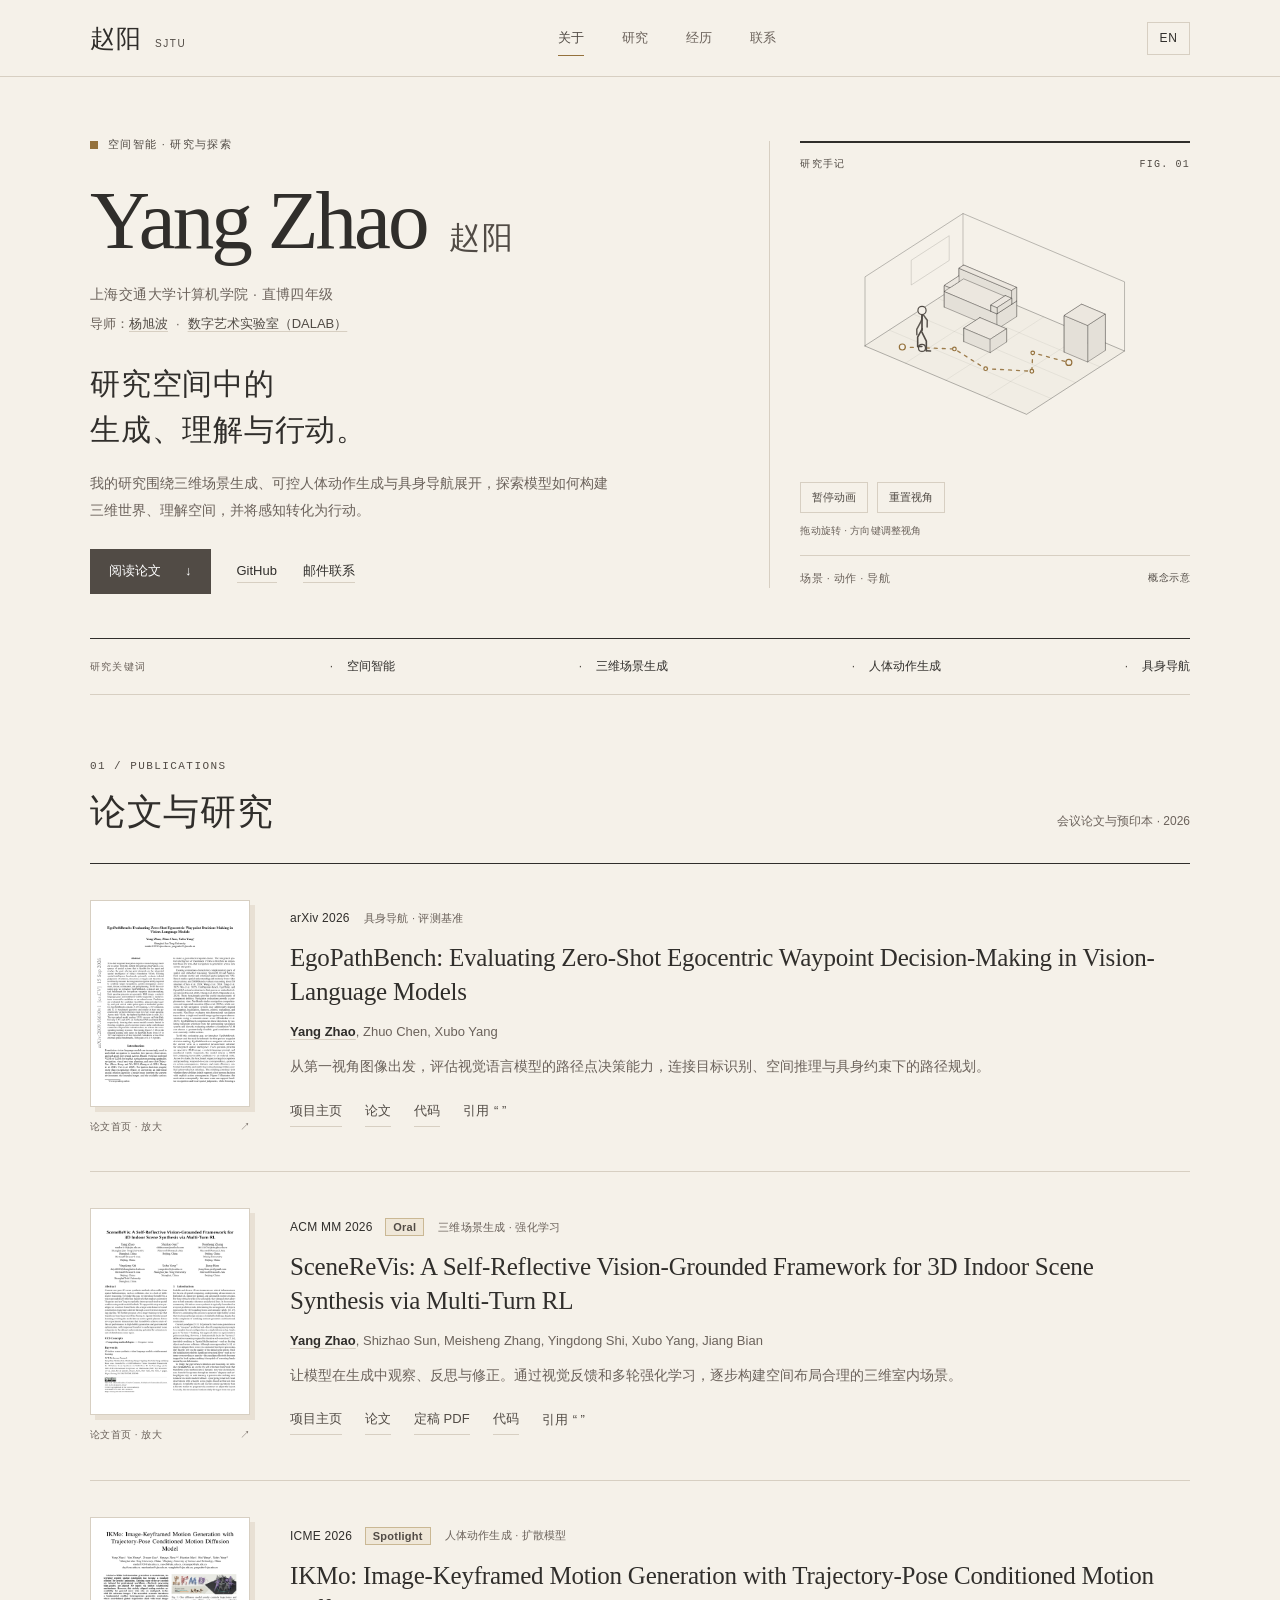
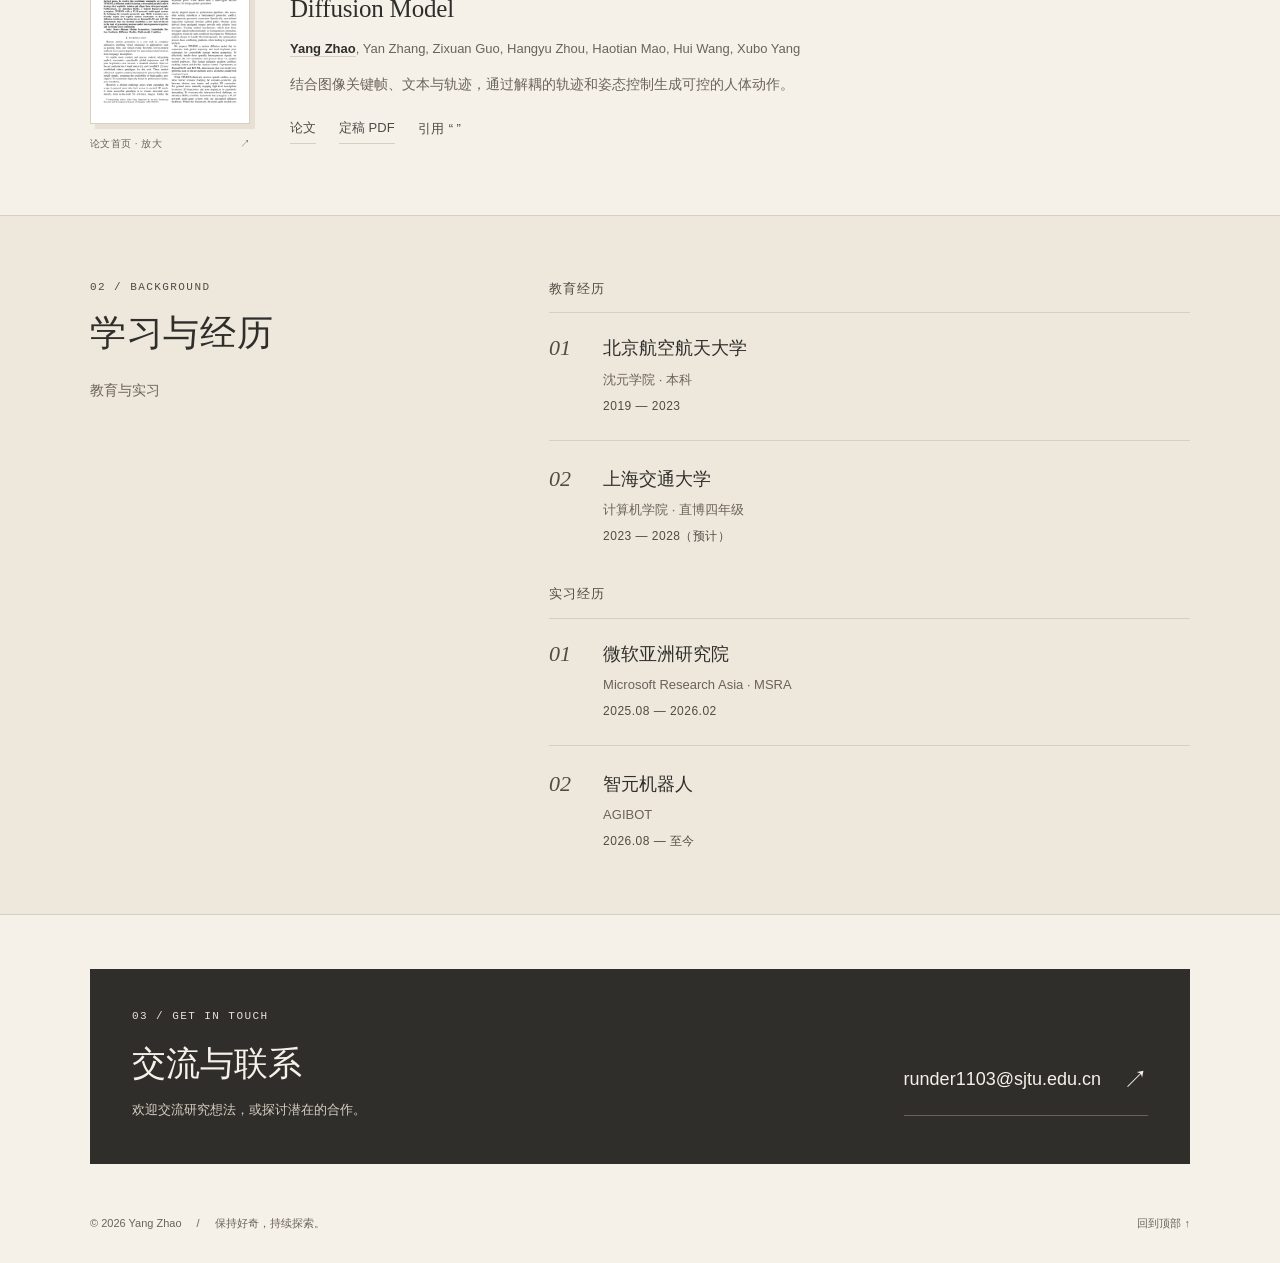
<file: site/index.html>
<!doctype html>
<html lang="zh-CN">
<head>
  <meta charset="UTF-8">
  <meta name="viewport" content="width=device-width, initial-scale=1">
  <meta name="theme-color" content="#f5f1e9">
  <meta name="description" content="赵阳 Yang Zhao，上海交通大学计算机学院直博四年级，导师杨旭波。本科毕业于北京航空航天大学沈元学院。研究方向包括空间智能、三维场景生成、可控人体动作生成与具身导航。">
  <meta property="og:title" content="赵阳 Yang Zhao · Academic Homepage">
  <meta property="og:description" content="Spatial intelligence, 3D scene generation, controllable human motion, and embodied navigation. Shanghai Jiao Tong University.">
  <meta property="og:type" content="website">
  <title>赵阳 Yang Zhao · 学术主页</title>
  <link rel="icon" href="assets/favicon.svg" type="image/svg+xml">
  <script src="theme.js?v=20261015"></script>
  <link rel="stylesheet" href="styles.css?v=education-groups-20261015">
  <script src="script.js" defer></script>
  <script src="spatial-scene.js?v=paper-detail-20261015" defer></script>
</head>
<body>
  <a class="skip-link" href="#main" data-zh="跳到主要内容" data-en="Skip to content">跳到主要内容</a>
  <header class="site-header">
    <div class="header-inner">
      <a class="wordmark" href="#about" aria-label="赵阳，返回首页" data-label-zh="赵阳，返回首页" data-label-en="Yang Zhao, back to home"><span data-zh="赵阳" data-en="Yang Zhao">赵阳</span><span class="wordmark-detail">SJTU</span></a>
      <nav aria-label="主导航">
        <a href="#about" class="active" data-zh="关于" data-en="About">关于</a>
        <a href="#research" data-zh="研究" data-en="Research">研究</a>
        <a href="#experience" data-zh="经历" data-en="Experience">经历</a>
        <a href="#contact" data-zh="联系" data-en="Contact">联系</a>
      </nav>
      <button class="language-toggle" type="button" aria-label="Switch to English">EN <span aria-hidden="true">↗</span></button>
    </div>
  </header>

  <main id="main">
    <section class="hero content-width" id="about" aria-labelledby="name">
      <div class="hero-copy">
        <p class="eyebrow"><span class="profile-mark" aria-hidden="true"></span> <span data-zh="空间智能 · 研究与探索" data-en="SPATIAL INTELLIGENCE · RESEARCH & EXPLORATION">空间智能 · 研究与探索</span></p>
        <h1 id="name">Yang Zhao<span class="chinese-name">赵阳</span></h1>
        <p class="affiliation" data-zh="上海交通大学计算机学院 · 直博四年级" data-en="Fourth-year Ph.D. student · School of Computer Science, Shanghai Jiao Tong University">上海交通大学计算机学院 · 直博四年级</p>
        <p class="profile-detail"><span data-zh="导师：" data-en="Advisor: ">导师：</span><a href="https://www.cs.sjtu.edu.cn/en/jiaoshiml/yangxubo.html" target="_blank" rel="noopener noreferrer" data-zh="杨旭波" data-en="Xubo Yang">杨旭波</a><span class="profile-separator" aria-hidden="true">·</span><a href="http://dalab.se.sjtu.edu.cn/www/home/" target="_blank" rel="noopener noreferrer" data-zh="数字艺术实验室（DALAB）" data-en="Digital ART Laboratory (DALAB)">数字艺术实验室（DALAB）</a></p>
        <h2 class="hero-statement" data-zh="研究空间中的\n生成、理解与行动。" data-en="Generation, understanding,\nand action in 3D spaces.">研究空间中的<br>生成、理解与行动。</h2>
        <p class="hero-description" data-zh="我的研究围绕三维场景生成、可控人体动作生成与具身导航展开，探索模型如何构建三维世界、理解空间，并将感知转化为行动。" data-en="My research spans 3D scene generation, controllable human motion, and embodied navigation. I explore how models build 3D worlds, understand space, and translate perception into action.">我的研究围绕三维场景生成、可控人体动作生成与具身导航展开，探索模型如何构建三维世界、理解空间，并将感知转化为行动。</p>
        <div class="hero-links">
          <a class="button primary-button" href="#research"><span data-zh="阅读论文" data-en="Publications">阅读论文</span><span aria-hidden="true">↓</span></a>
          <a class="text-link" href="https://github.com/Runder-sun" target="_blank" rel="noopener noreferrer">GitHub</a>
          <a class="text-link" href="mailto:runder1103@sjtu.edu.cn"><span data-zh="邮件联系" data-en="Email">邮件联系</span></a>
        </div>
      </div>
      <figure class="hero-visual" aria-label="可交互的研究方向概念示意图" data-label-zh="可交互的研究方向概念示意图" data-label-en="Interactive conceptual illustration of my research interests">
        <div class="figure-top"><span data-zh="研究手记" data-en="RESEARCH NOTES">研究手记</span><span>FIG. 01</span></div>
        <canvas id="spatial-canvas" width="480" height="360" tabindex="0" aria-describedby="scene-hint" aria-label="可拖动旋转的三维房间与人体路径动画" data-label-zh="可拖动旋转的三维房间与人体路径动画" data-label-en="A draggable 3D room with an animated human following a path"><img src="assets/research-map.svg" alt="房间结构、人体姿态与行动路径组成的研究概念线稿" data-label-zh="房间结构、人体姿态与行动路径组成的研究概念线稿" data-label-en="A conceptual line drawing of a room, a human pose, and an action path" width="480" height="400"></canvas>
        <div class="scene-controls"><button id="scene-toggle" type="button" aria-pressed="true" data-zh="暂停动画" data-en="Pause">暂停动画</button><button id="scene-reset" type="button" data-zh="重置视角" data-en="Reset view">重置视角</button></div>
        <p id="scene-hint" data-zh="拖动旋转 · 方向键调整视角" data-en="Drag to orbit · Arrow keys to rotate">拖动旋转 · 方向键调整视角</p>
        <figcaption><span data-zh="场景 · 动作 · 导航" data-en="SCENES · MOTION · NAVIGATION">场景 · 动作 · 导航</span><span data-zh="概念示意" data-en="CONCEPT SKETCH">概念示意</span></figcaption>
      </figure>
    </section>

    <div class="research-interests content-width" aria-label="研究方向" data-label-zh="研究方向" data-label-en="Research interests">
      <span class="interests-label" data-zh="研究关键词" data-en="RESEARCH INTERESTS">研究关键词</span>
      <span data-zh="空间智能" data-en="Spatial intelligence">空间智能</span>
      <span data-zh="三维场景生成" data-en="3D scene generation">三维场景生成</span>
      <span data-zh="人体动作生成" data-en="Human motion generation">人体动作生成</span>
      <span data-zh="具身导航" data-en="Embodied navigation">具身导航</span>
    </div>

    <section class="research-section content-width section" id="research" aria-labelledby="research-title">
      <div class="section-heading">
        <div><p class="eyebrow section-kicker">01 / PUBLICATIONS</p><h2 id="research-title" data-zh="论文与研究" data-en="Publications">论文与研究</h2></div>
        <p class="section-note" data-zh="会议论文与预印本 · 2026" data-en="Conference papers & preprints · 2026">会议论文与预印本 · 2026</p>
      </div>

      <article class="paper">
        <a class="paper-visual ego-visual" href="assets/egopathbench-first-page.png" target="_blank" rel="noopener noreferrer" aria-label="查看 EgoPathBench 论文首页大图" data-label-zh="查看 EgoPathBench 论文首页大图" data-label-en="View the full-size first page of EgoPathBench">
          <div class="paper-image-wrap"><img src="assets/egopathbench-first-page.png" alt="EgoPathBench 论文完整首页" data-label-zh="EgoPathBench 论文完整首页" data-label-en="Complete first page of the EgoPathBench paper" width="900" height="1165" loading="lazy"></div>
          <div class="image-caption"><span data-zh="论文首页 · 放大" data-en="First page · Zoom">论文首页 · 放大</span><span aria-hidden="true">↗</span></div>
        </a>
        <div class="paper-content">
          <div class="paper-meta"><span class="paper-badge">arXiv 2026</span><span data-zh="具身导航 · 评测基准" data-en="EMBODIED NAVIGATION · BENCHMARK">具身导航 · 评测基准</span></div>
          <h3><a href="https://egopathbench.github.io/EgoPathBench/" target="_blank" rel="noopener noreferrer">EgoPathBench: Evaluating Zero-Shot Egocentric Waypoint Decision-Making in Vision-Language Models</a></h3>
          <p class="authors"><strong>Yang Zhao</strong>, Zhuo Chen, Xubo Yang</p>
          <p class="paper-description" data-zh="从第一视角图像出发，评估视觉语言模型的路径点决策能力，连接目标识别、空间推理与具身约束下的路径规划。" data-en="A benchmark for first-person waypoint decision-making, connecting goal recognition, spatial reasoning, and path planning under embodiment constraints.">从第一视角图像出发，评估视觉语言模型的路径点决策能力，连接目标识别、空间推理与具身约束下的路径规划。</p>
          <div class="paper-links">
            <a href="https://egopathbench.github.io/EgoPathBench/" target="_blank" rel="noopener noreferrer"><span data-zh="项目主页" data-en="Project">项目主页</span></a>
            <a href="https://arxiv.org/abs/2609.16610" target="_blank" rel="noopener noreferrer"><span data-zh="论文" data-en="Paper">论文</span></a>
            <a href="https://github.com/EgoPathBench/EgoPathBench" target="_blank" rel="noopener noreferrer"><span data-zh="代码" data-en="Code">代码</span></a>
            <button class="citation-button" data-paper="ego" type="button"><span data-zh="引用" data-en="Cite">引用</span> <span aria-hidden="true">“ ”</span></button>
          </div>
        </div>
      </article>

      <article class="paper">
        <a class="paper-visual scene-visual" href="assets/scenerevis-first-page.png" target="_blank" rel="noopener noreferrer" aria-label="查看 SceneReVis 论文首页大图" data-label-zh="查看 SceneReVis 论文首页大图" data-label-en="View the full-size first page of SceneReVis">
          <div class="paper-image-wrap"><img src="assets/scenerevis-first-page.png" alt="SceneReVis 会议定稿完整首页" data-label-zh="SceneReVis 会议定稿完整首页" data-label-en="Complete first page of the SceneReVis camera-ready paper" width="900" height="1165" loading="lazy"></div>
          <div class="image-caption"><span data-zh="论文首页 · 放大" data-en="First page · Zoom">论文首页 · 放大</span><span aria-hidden="true">↗</span></div>
        </a>
        <div class="paper-content">
          <div class="paper-meta"><span class="paper-badge">ACM MM 2026 <strong>Oral</strong></span><span data-zh="三维场景生成 · 强化学习" data-en="3D SCENE GENERATION · REINFORCEMENT LEARNING">三维场景生成 · 强化学习</span></div>
          <h3><a href="https://scenerevis.github.io/" target="_blank" rel="noopener noreferrer">SceneReVis: A Self-Reflective Vision-Grounded Framework for 3D Indoor Scene Synthesis via Multi-Turn RL</a></h3>
          <p class="authors"><strong>Yang Zhao</strong>, Shizhao Sun, Meisheng Zhang, Yingdong Shi, Xubo Yang, Jiang Bian</p>
          <p class="paper-description" data-zh="让模型在生成中观察、反思与修正。通过视觉反馈和多轮强化学习，逐步构建空间布局合理的三维室内场景。" data-en="A vision-grounded framework that observes, reflects, and revises, using multi-turn reinforcement learning to iteratively build coherent 3D indoor scenes.">让模型在生成中观察、反思与修正。通过视觉反馈和多轮强化学习，逐步构建空间布局合理的三维室内场景。</p>
          <div class="paper-links">
            <a href="https://scenerevis.github.io/" target="_blank" rel="noopener noreferrer"><span data-zh="项目主页" data-en="Project">项目主页</span></a>
            <a href="https://arxiv.org/abs/2602.09432" target="_blank" rel="noopener noreferrer"><span data-zh="论文" data-en="Paper">论文</span></a>
            <a href="papers/scenerevis-acmmm-2026.pdf" target="_blank" rel="noopener noreferrer"><span data-zh="定稿 PDF" data-en="Camera-ready PDF">定稿 PDF</span></a>
            <a href="https://github.com/Runder-sun/SceneReVis" target="_blank" rel="noopener noreferrer"><span data-zh="代码" data-en="Code">代码</span></a>
            <button class="citation-button" data-paper="scene" type="button"><span data-zh="引用" data-en="Cite">引用</span> <span aria-hidden="true">“ ”</span></button>
          </div>
        </div>
      </article>

      <article class="paper">
        <a class="paper-visual" href="assets/ikmo-first-page.png" target="_blank" rel="noopener noreferrer" aria-label="查看 IKMo 论文首页大图" data-label-zh="查看 IKMo 论文首页大图" data-label-en="View the full-size first page of IKMo">
          <div class="paper-image-wrap"><img src="assets/ikmo-first-page.png" alt="IKMo 会议定稿完整首页" data-label-zh="IKMo 会议定稿完整首页" data-label-en="Complete first page of the IKMo camera-ready paper" width="900" height="1165" loading="lazy"></div>
          <div class="image-caption"><span data-zh="论文首页 · 放大" data-en="First page · Zoom">论文首页 · 放大</span><span aria-hidden="true">↗</span></div>
        </a>
        <div class="paper-content">
          <div class="paper-meta"><span class="paper-badge">ICME 2026 <strong>Spotlight</strong></span><span data-zh="人体动作生成 · 扩散模型" data-en="HUMAN MOTION GENERATION · DIFFUSION MODELS">人体动作生成 · 扩散模型</span></div>
          <h3><a href="https://arxiv.org/abs/2505.21146" target="_blank" rel="noopener noreferrer">IKMo: Image-Keyframed Motion Generation with Trajectory-Pose Conditioned Motion Diffusion Model</a></h3>
          <p class="authors"><strong>Yang Zhao</strong>, Yan Zhang, Zixuan Guo, Hangyu Zhou, Haotian Mao, Hui Wang, Xubo Yang</p>
          <p class="paper-description" data-zh="结合图像关键帧、文本与轨迹，通过解耦的轨迹和姿态控制生成可控的人体动作。" data-en="Combining image keyframes, text, and trajectories to generate controllable human motion through decoupled trajectory and pose control.">结合图像关键帧、文本与轨迹，通过解耦的轨迹和姿态控制生成可控的人体动作。</p>
          <div class="paper-links">
            <a href="https://arxiv.org/abs/2505.21146" target="_blank" rel="noopener noreferrer"><span data-zh="论文" data-en="Paper">论文</span></a>
            <a href="papers/ikmo-icme-2026.pdf" target="_blank" rel="noopener noreferrer"><span data-zh="定稿 PDF" data-en="Camera-ready PDF">定稿 PDF</span></a>
            <button class="citation-button" data-paper="ikmo" type="button"><span data-zh="引用" data-en="Cite">引用</span> <span aria-hidden="true">“ ”</span></button>
          </div>
        </div>
      </article>
    </section>

    <section class="experience-section section" id="experience" aria-labelledby="experience-title">
      <div class="content-width experience-layout">
        <div class="section-heading"><div><p class="eyebrow section-kicker">02 / BACKGROUND</p><h2 id="experience-title" data-zh="学习与经历" data-en="Background">学习与经历</h2><p class="experience-intro" data-zh="教育与实习" data-en="Education & internships">教育与实习</p></div></div>
        <div class="experience-list">
          <section class="experience-group" aria-labelledby="education-title">
            <h3 id="education-title" data-zh="教育经历" data-en="Education">教育经历</h3>
            <article class="experience-item"><div><h4 data-zh="北京航空航天大学" data-en="Beihang University">北京航空航天大学</h4><p data-zh="沈元学院 · 本科" data-en="Shen Yuan Honors College · Undergraduate studies">沈元学院 · 本科</p><p class="experience-dates">2019 — 2023</p></div><span class="experience-index" aria-hidden="true">01</span></article>
            <article class="experience-item"><div><h4 data-zh="上海交通大学" data-en="Shanghai Jiao Tong University">上海交通大学</h4><p data-zh="计算机学院 · 直博四年级" data-en="School of Computer Science · Direct-entry Ph.D., year 4">计算机学院 · 直博四年级</p><p class="experience-dates" data-zh="2023 — 2028（预计）" data-en="2023 — 2028 (expected)">2023 — 2028（预计）</p></div><span class="experience-index" aria-hidden="true">02</span></article>
          </section>
          <section class="experience-group" aria-labelledby="internship-title">
            <h3 id="internship-title" data-zh="实习经历" data-en="Internships">实习经历</h3>
            <article class="experience-item"><div><h4 data-zh="微软亚洲研究院" data-en="Microsoft Research Asia">微软亚洲研究院</h4><p>Microsoft Research Asia · MSRA</p><p class="experience-dates" data-zh="2025.08 — 2026.02" data-en="Aug 2025 — Feb 2026">2025.08 — 2026.02</p></div><span class="experience-index" aria-hidden="true">01</span></article>
            <article class="experience-item"><div><h4 data-zh="智元机器人" data-en="AGIBOT">智元机器人</h4><p>AGIBOT</p><p class="experience-dates" data-zh="2026.08 — 至今" data-en="Aug 2026 — Present">2026.08 — 至今</p></div><span class="experience-index" aria-hidden="true">02</span></article>
          </section>
        </div>
      </div>
    </section>

    <section class="contact-section content-width section" id="contact" aria-labelledby="contact-title">
      <p class="eyebrow section-kicker">03 / GET IN TOUCH</p>
      <div class="contact-layout"><div><h2 id="contact-title" data-zh="交流与联系" data-en="Let’s connect">交流与联系</h2><p data-zh="欢迎交流研究想法，或探讨潜在的合作。" data-en="Always happy to exchange research ideas and explore potential collaborations.">欢迎交流研究想法，或探讨潜在的合作。</p></div><a class="contact-email" href="mailto:runder1103@sjtu.edu.cn">runder1103@sjtu.edu.cn <span aria-hidden="true">↗</span></a></div>
    </section>
  </main>

  <footer class="site-footer content-width"><p>© <span id="year">2026</span> Yang Zhao <span class="footer-divider">/</span> <span data-zh="保持好奇，持续探索。" data-en="Stay curious. Keep exploring.">保持好奇，持续探索。</span></p><a href="#about"><span data-zh="回到顶部" data-en="Back to top">回到顶部</span> ↑</a></footer>

  <dialog id="citation-dialog" aria-labelledby="citation-title">
    <div class="dialog-heading"><div><p class="eyebrow">BIBTEX</p><h2 id="citation-title">引用论文</h2></div><button class="close-dialog" type="button" aria-label="关闭">×</button></div>
    <pre id="citation-text" tabindex="0"></pre>
    <div class="dialog-footer"><span id="copy-status" role="status" aria-live="polite"></span><button class="button primary-button copy-citation" type="button" data-zh="复制引用" data-en="Copy citation">复制引用</button></div>
  </dialog>
</body>
</html>
</file>
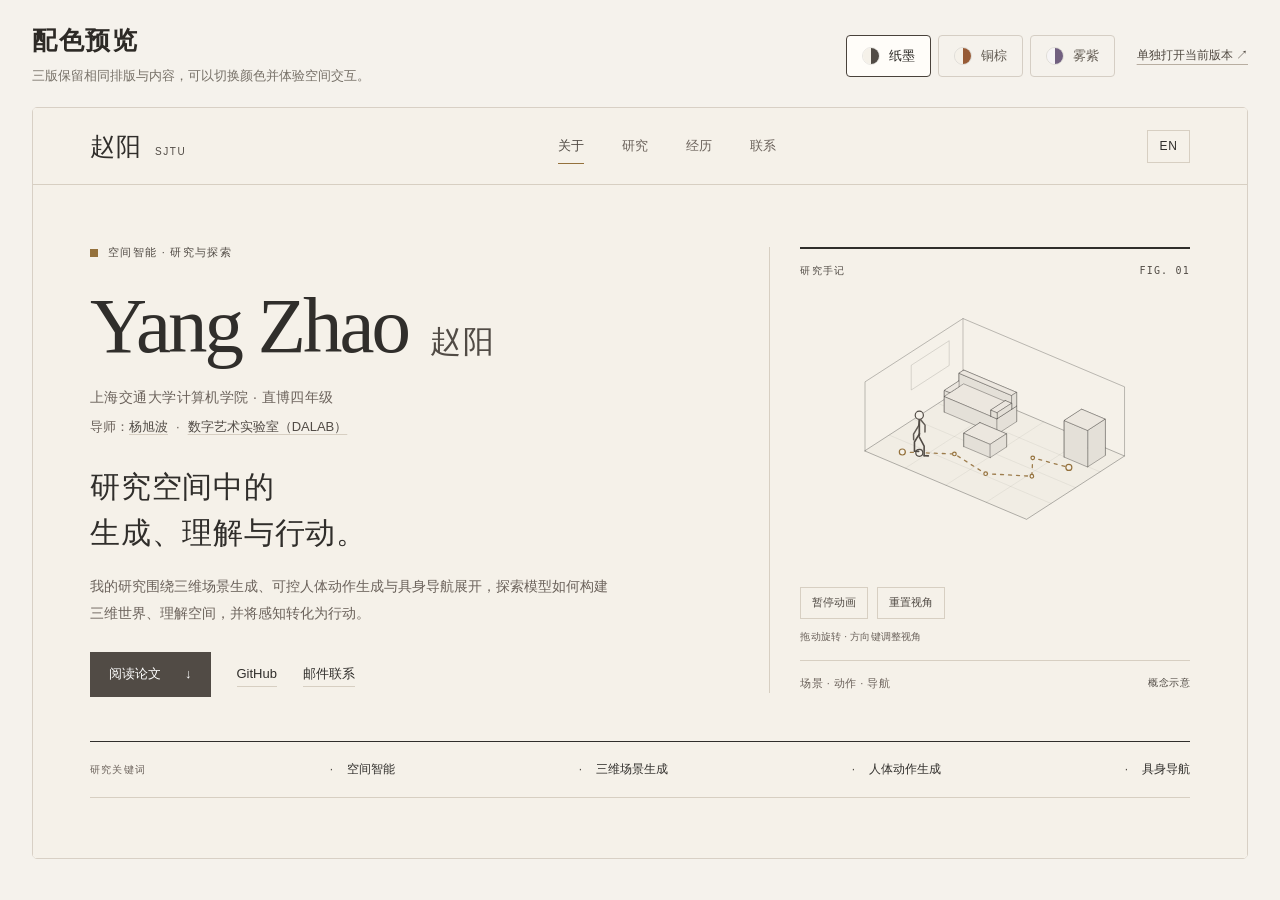
<file: site/theme-preview.html>
<!doctype html>
<html lang="zh-CN">
<head>
  <meta charset="UTF-8">
  <meta name="viewport" content="width=device-width, initial-scale=1">
  <meta name="theme-color" content="#f5f2ec">
  <title>配色预览 · 赵阳学术主页</title>
  <style>
    * { box-sizing: border-box; }
    body { margin: 0; background: #f5f2ec; color: #2d2a26; font-family: -apple-system, BlinkMacSystemFont, "Segoe UI", "PingFang SC", "Microsoft YaHei", sans-serif; }
    main { width: min(1600px, 100%); margin: 0 auto; padding: 24px 32px 32px; }
    .toolbar { display: flex; align-items: center; justify-content: space-between; gap: 24px; margin-bottom: 20px; }
    h1 { margin: 0 0 8px; font-family: "Songti SC", "Noto Serif CJK SC", serif; font-size: 25px; font-weight: 600; letter-spacing: .06em; }
    .description { margin: 0; color: #777168; font-size: 13px; line-height: 1.7; }
    .options { display: flex; align-items: center; gap: 22px; flex-shrink: 0; }
    .theme-buttons { display: flex; gap: 7px; }
    button { display: inline-flex; align-items: center; justify-content: center; gap: 9px; min-height: 42px; padding: 10px 15px; border: 1px solid #d5cec4; border-radius: 4px; background: transparent; color: #635c53; font: inherit; font-size: 13px; cursor: pointer; transition: background-color .15s, border-color .15s; }
    button:hover { background: #ece7de; border-color: #a59a8d; }
    button[aria-pressed="true"] { border-color: #49423b; background: #fffdf9; color: #2d2a26; }
    button:focus-visible, a:focus-visible { outline: 2px solid #5f574d; outline-offset: 4px; }
    .swatch { display: inline-flex; width: 18px; height: 18px; overflow: hidden; border: 1px solid #00000018; border-radius: 50%; }
    .swatch::before, .swatch::after { content: ""; width: 50%; height: 100%; }
    .paper::before { background: #f5f1e9; }
    .paper::after { background: #514b45; }
    .copper::before { background: #f5f1e9; }
    .copper::after { background: #975b36; }
    .lilac::before { background: #f6f4f5; }
    .lilac::after { background: #716080; }
    .open-link { color: #514a42; font-size: 12px; text-decoration-color: #b8aea1; text-underline-offset: 5px; white-space: nowrap; }
    .open-link:hover { color: #161411; text-decoration-color: currentColor; }
    .preview { overflow: hidden; border: 1px solid #d8d0c5; border-radius: 5px; background: #fffdf9; }
    iframe { display: block; width: 100%; height: max(600px, calc(100vh - 150px)); border: 0; background: #fffdf9; }
    @media (max-width: 1050px) {
      .toolbar { align-items: flex-start; }
      .options { flex-direction: column; align-items: flex-end; gap: 12px; }
    }
    @media (max-width: 680px) {
      main { padding: 20px 12px 16px; }
      .toolbar { display: block; margin: 0 6px 18px; }
      h1 { font-size: 23px; }
      .description { max-width: 32em; }
      .options { align-items: stretch; gap: 14px; margin-top: 18px; }
      .theme-buttons { width: 100%; }
      button { flex: 1; padding-inline: 10px; }
      .open-link { align-self: flex-end; }
      .preview { border-radius: 3px; }
    }
    @media (prefers-reduced-motion: reduce) {
      button { transition: none; }
    }
  </style>
</head>
<body>
  <main>
    <header class="toolbar">
      <div>
        <h1>配色预览</h1>
        <p class="description">三版保留相同排版与内容，可以切换颜色并体验空间交互。</p>
      </div>
      <div class="options">
        <div class="theme-buttons" role="group" aria-label="选择主页配色">
          <button type="button" data-theme="paper" aria-pressed="true" aria-controls="homepage-preview"><span class="swatch paper" aria-hidden="true"></span>纸墨</button>
          <button type="button" data-theme="copper" aria-pressed="false" aria-controls="homepage-preview"><span class="swatch copper" aria-hidden="true"></span>铜棕</button>
          <button type="button" data-theme="lilac" aria-pressed="false" aria-controls="homepage-preview"><span class="swatch lilac" aria-hidden="true"></span>雾紫</button>
        </div>
        <a class="open-link" href="./?theme=paper#about" target="_blank" rel="noopener noreferrer">单独打开当前版本 ↗</a>
      </div>
    </header>
    <div class="preview">
      <iframe id="homepage-preview" src="./?theme=paper#about" title="纸墨配色：赵阳学术主页"></iframe>
    </div>
  </main>
  <script>
    const buttons = document.querySelectorAll('[data-theme]');
    const preview = document.getElementById('homepage-preview');
    const openLink = document.querySelector('.open-link');
    const names = { paper: '纸墨', copper: '铜棕', lilac: '雾紫' };

    buttons.forEach((button) => {
      button.addEventListener('click', () => {
        if (button.getAttribute('aria-pressed') === 'true') return;
        const theme = button.dataset.theme;
        const url = `./?theme=${theme}#about`;
        buttons.forEach((item) => item.setAttribute('aria-pressed', String(item === button)));
        preview.title = `${names[theme]}配色：赵阳学术主页`;
        preview.src = url;
        openLink.href = url;
      });
    });
  </script>
</body>
</html>
</file>
<file: site/styles.css>
:root {
  --paper: #f5f1e9;
  --ink: #302e2b;
  --muted: #6b625b;
  --accent: #514b45;
  --accent-light: #e6e0d6;
  --detail: var(--accent);
  --detail-light: var(--accent-light);
  --detail-line: var(--line);
  --line: #d7cfc2;
  --surface: #ede7dc;
  --shadow: #e8e0d4;
  --serif: 'Iowan Old Style', Baskerville, Georgia, 'Songti SC', 'Noto Serif CJK SC', serif;
  --sans: -apple-system, BlinkMacSystemFont, 'Segoe UI', 'PingFang SC', 'Microsoft YaHei', sans-serif;
}
:root[data-theme="paper"] {
  --detail: #94713c;
  --detail-light: #efe7d8;
  --detail-line: #cab894;
}
:root[data-theme="copper"] {
  --accent: #975b36;
  --accent-light: #eee0cf;
}
:root[data-theme="lilac"] {
  --paper: #f6f4f5;
  --ink: #35313b;
  --muted: #716b75;
  --accent: #716080;
  --accent-light: #e9e2ed;
  --line: #ded7de;
  --surface: #ece8ec;
  --shadow: #e6dfe6;
}
* { box-sizing: border-box; }
html { scroll-behavior: smooth; scroll-padding-top: 100px; }
body { margin: 0; background: var(--paper); color: var(--ink); font-family: var(--sans); font-size: 15px; line-height: 1.75; -webkit-font-smoothing: antialiased; }
::selection { background: var(--accent-light); color: var(--ink); }
a { color: inherit; text-decoration: none; }
button { font: inherit; }
button, a { -webkit-tap-highlight-color: transparent; }
button { cursor: pointer; }
button:focus-visible, a:focus-visible, pre:focus-visible { outline: 2px solid var(--accent); outline-offset: 6px; }
button, input { color: inherit; }
img { display: block; max-width: 100%; }
h1, h2, h3, p, figure { margin: 0; }
.content-width { width: min(1100px, calc(100% - 96px)); margin-inline: auto; }
.site-header { position: sticky; top: 0; z-index: 10; background: var(--paper); border-bottom: 1px solid var(--line); }
.header-inner { width: min(1100px, calc(100% - 96px)); height: 76px; margin-inline: auto; display: flex; align-items: center; justify-content: space-between; gap: 24px; }
.wordmark { display: flex; align-items: baseline; gap: 13px; font-family: var(--serif); font-size: 25px; line-height: 1; letter-spacing: .04em; white-space: nowrap; }
.wordmark-detail { color: var(--accent); font-family: var(--sans); font-size: 10px; letter-spacing: .16em; }
nav { display: flex; gap: 38px; align-items: center; }
nav a { position: relative; font-size: 13px; color: var(--muted); padding: 14px 0; transition: color .2s; }
nav a::after { position: absolute; content: ''; width: 100%; height: 1px; background: var(--detail); bottom: 7px; left: 0; opacity: 0; }
nav a.active, nav a:hover { color: var(--accent); }
nav a.active::after { opacity: 1; }
.language-toggle { border: 1px solid var(--line); background: transparent; border-radius: 0; padding: 5px 11px; font-size: 12px; letter-spacing: .08em; }
.language-toggle:hover { background: var(--accent-light); border-color: var(--accent); }
.language-toggle span { display: none; }
.skip-link { position: fixed; z-index: 30; top: -80px; left: 20px; padding: 10px 20px; color: white; background: var(--accent); }
.skip-link:focus { top: 10px; }
.hero { padding-top: 58px; padding-bottom: 44px; display: grid; grid-template-columns: 1.3fr .9fr; gap: 72px; align-items: center; }
.eyebrow { font-size: 10px; letter-spacing: .16em; font-weight: 500; color: var(--muted); }
.hero .eyebrow { display: flex; align-items: center; gap: 10px; font-size: 11px; letter-spacing: .12em; color: var(--accent); }
.profile-mark { width: 8px; height: 8px; background: var(--detail); flex-shrink: 0; }
h1 { display: flex; flex-wrap: wrap; align-items: baseline; gap: 22px; font-family: var(--serif); font-size: clamp(66px, 6.5vw, 88px); line-height: 1.13; font-weight: 400; letter-spacing: -3px; margin-top: 19px; }
.chinese-name { font-size: 31px; letter-spacing: .08em; font-weight: 400; color: var(--accent); }
.affiliation { margin-top: 15px; font-size: 14px; color: var(--muted); letter-spacing: .03em; }
.profile-detail { margin-top: 6px; color: var(--muted); font-size: 13px; }
.profile-detail a { color: var(--accent); text-decoration: underline; text-decoration-color: var(--line); text-underline-offset: 3px; }
.profile-detail a:hover { text-decoration-color: var(--accent); }
.profile-separator { margin-inline: 8px; color: var(--muted); }
.hero-statement { margin-top: 25px; font-family: var(--serif); font-size: 30px; line-height: 1.55; font-weight: 400; letter-spacing: .025em; white-space: pre-line; }
.hero-description { margin-top: 16px; max-width: 520px; color: var(--muted); font-size: 14px; line-height: 1.95; }
.hero-links { margin-top: 25px; display: flex; align-items: center; flex-wrap: wrap; gap: 26px; }
.button { display: inline-flex; align-items: center; justify-content: center; gap: 24px; border: 0; border-radius: 0; padding: 11px 19px; font-size: 13px; font-weight: 500; }
.primary-button { background: var(--accent); color: white; transition: background .2s, transform .2s; }
.primary-button:hover { background: var(--ink); transform: translateY(-2px); }
.text-link { display: inline-flex; gap: 8px; font-size: 13px; border-bottom: 1px solid var(--line); }
.text-link:hover { color: var(--accent); text-decoration: underline; text-underline-offset: 5px; }
.hero-visual { border-left: 1px solid var(--line); padding-left: 30px; }
.figure-top { display: flex; justify-content: space-between; padding-top: 13px; border-top: 2px solid var(--ink); font-family: monospace; font-size: 10px; color: var(--accent); letter-spacing: .12em; }
.hero-visual canvas { display: block; width: 100%; height: auto; aspect-ratio: 4 / 3; margin-block: 8px; touch-action: none; cursor: grab; }
.hero-visual canvas:active { cursor: grabbing; }
.hero-visual canvas:focus-visible { outline: 1px solid var(--accent); outline-offset: 4px; }
.scene-controls { display: flex; flex-wrap: wrap; gap: 9px; }
.scene-controls button { border: 1px solid var(--line); background: transparent; padding: 5px 11px; color: var(--accent); font-size: 11px; }
.scene-controls button:hover { background: var(--accent-light); border-color: var(--accent); }
#scene-hint { margin-block: 9px 15px; color: var(--muted); font-size: 10px; letter-spacing: .02em; }
.hero-visual figcaption { border-top: 1px solid var(--line); display: flex; justify-content: space-between; gap: 16px; padding-top: 13px; font-size: 11px; color: var(--muted); letter-spacing: .04em; }
.hero-visual figcaption span:last-child { font-size: 10px; color: var(--accent); }
.research-interests { display: flex; align-items: center; justify-content: space-between; flex-wrap: wrap; gap: 10px 24px; padding: 17px 0; border-top: 1px solid var(--ink); border-bottom: 1px solid var(--line); }
.research-interests > span { font-size: 12px; color: var(--ink); }
.research-interests .interests-label { color: var(--muted); font-size: 10px; letter-spacing: .12em; }
.research-interests > span:not(:first-child)::before { content: '·'; color: var(--accent); margin-right: 14px; }
.section { padding-block: 62px; }
.section-heading { display: flex; justify-content: space-between; align-items: flex-end; gap: 30px; }
.section-kicker { margin-bottom: 12px; font-family: monospace; font-size: 11px; letter-spacing: .13em; color: var(--accent); }
.section-heading h2 { font-family: var(--serif); font-size: 36px; font-weight: 400; line-height: 1.35; letter-spacing: .02em; }
.section-heading h2 span { color: var(--accent); }
.section-note { padding-bottom: 5px; font-size: 12px; color: var(--muted); }
.research-section .section-heading { padding-bottom: 26px; border-bottom: 1px solid var(--ink); }
.paper { display: grid; grid-template-columns: 160px minmax(0, 1fr); gap: 40px; padding: 36px 0; border-bottom: 1px solid var(--line); align-items: center; }
.paper:last-child { padding-bottom: 0; border-bottom: 0; }
.paper-visual { display: block; }
.paper-image-wrap { aspect-ratio: 900 / 1165; background: #fff; border: 1px solid var(--line); box-shadow: 5px 5px 0 var(--shadow); transition: border-color .2s, box-shadow .2s; }
.paper-image-wrap img { width: 100%; height: auto; object-fit: contain; }
.paper-visual:hover .paper-image-wrap { border-color: var(--accent); box-shadow: 5px 5px 0 var(--accent-light); }
.image-caption { padding: 11px 0 0; display: flex; justify-content: space-between; align-items: center; font-size: 10px; letter-spacing: .04em; color: var(--muted); }
.paper-meta { display: flex; align-items: center; flex-wrap: wrap; gap: 14px; color: var(--muted); font-size: 11px; letter-spacing: .02em; margin-bottom: 12px; }
.paper-badge { color: var(--ink); font-size: 12px; letter-spacing: .02em; }
.paper-badge strong { margin-left: 9px; padding: 2px 7px; border: 1px solid var(--detail-line); color: var(--accent); background: var(--detail-light); font-size: 11px; font-weight: 600; }
.paper h3 { font-family: var(--serif); font-size: 25px; line-height: 1.35; font-weight: 400; letter-spacing: -.2px; }
.paper h3 a:hover { color: var(--accent); }
.authors { color: var(--muted); font-size: 13px; line-height: 1.8; margin-top: 11px; }
.authors strong { font-weight: 600; color: var(--ink); text-decoration: underline; text-decoration-color: var(--line); text-underline-offset: 3px; }
.paper-description { color: var(--muted); font-size: 14px; line-height: 1.9; margin-top: 10px; }
.paper-links { display: flex; align-items: center; flex-wrap: wrap; gap: 23px; margin-top: 17px; }
.paper-links a, .citation-button { color: var(--accent); font-size: 13px; padding: 3px 0; }
.paper-links a { border-bottom: 1px solid var(--line); }
.paper-links a:hover, .citation-button:hover { color: var(--ink); text-decoration: underline; text-underline-offset: 4px; }
.citation-button { border: 0; background: none; display: flex; align-items: center; gap: 5px; }
.experience-section { background: var(--surface); border-block: 1px solid var(--line); }
.experience-layout { display: grid; grid-template-columns: .85fr 1.4fr; gap: 70px; }
.experience-section .section-heading { align-items: flex-start; }
.experience-intro { margin-top: 20px; font-size: 14px; line-height: 1.9; color: var(--muted); white-space: pre-line; }
.experience-group + .experience-group { margin-top: 36px; }
.experience-group > h3 { margin-bottom: 20px; padding-bottom: 12px; border-bottom: 1px solid var(--line); color: var(--accent); font-size: 13px; font-weight: 500; letter-spacing: .08em; }
.experience-item { display: grid; grid-template-columns: 32px minmax(0, 1fr); align-items: start; gap: 22px; padding: 23px 0; border-bottom: 1px solid var(--line); }
.experience-item:first-of-type { padding-top: 0; }
.experience-item:last-child { padding-bottom: 0; border-bottom: 0; }
.experience-item h4 { margin: 0; font-size: 18px; font-weight: 500; }
.experience-item p { color: var(--muted); font-size: 13px; margin-top: 4px; }
.experience-item .experience-dates { color: var(--accent); font-size: 12px; letter-spacing: .04em; font-variant-numeric: tabular-nums; }
.experience-index { order: -1; font-family: var(--serif); font-style: italic; font-size: 22px; color: var(--accent); line-height: 1.4; }
.contact-section { margin-block: 54px 30px; padding: 38px 42px 42px; background: var(--ink); color: var(--paper); }
.contact-section .section-kicker { color: var(--accent-light); }
.contact-layout { display: flex; align-items: center; justify-content: space-between; gap: 40px; }
.contact-layout h2 { font-family: var(--serif); font-size: 34px; line-height: 1.5; font-weight: 400; }
.contact-layout p { color: var(--line); font-size: 13px; margin-top: 10px; }
.contact-email { display: flex; align-items: center; gap: 22px; border-bottom: 1px solid var(--muted); color: var(--paper); font-size: 18px; padding: 13px 0; white-space: nowrap; }
.contact-email span { font-size: 25px; transition: transform .2s; }
.contact-email:hover span { transform: translate(3px, -3px); }
.site-footer { display: flex; justify-content: space-between; align-items: center; gap: 20px; padding-block: 20px 30px; color: var(--muted); font-size: 11px; }
.footer-divider { color: var(--muted); margin-inline: 12px; }
.site-footer a:hover { color: var(--accent); }
dialog { max-width: min(680px, calc(100vw - 40px)); width: 680px; max-height: calc(100dvh - 60px); border: 1px solid var(--line); border-radius: 2px; background: var(--paper); color: var(--ink); padding: 30px; box-shadow: 0 24px 100px #302e2b33; }
dialog::backdrop { background: #302e2b77; backdrop-filter: blur(5px); }
.dialog-heading { display: flex; justify-content: space-between; align-items: center; margin-bottom: 22px; gap: 20px; }
.dialog-heading h2 { font-family: var(--serif); font-weight: 400; font-size: 27px; }
.close-dialog { border: 1px solid var(--line); border-radius: 50%; background: none; width: 34px; height: 34px; font-size: 24px; line-height: 1; }
.close-dialog:hover { background: var(--accent-light); }
pre { white-space: pre-wrap; overflow-wrap: anywhere; padding: 20px; background: var(--surface); font-size: 12px; line-height: 1.9; max-height: 50dvh; overflow-y: auto; border-radius: 0; }
.dialog-footer { margin-top: 20px; display: flex; justify-content: space-between; align-items: center; gap: 20px; }
#copy-status { font-size: 11px; color: var(--accent); }
@media (max-width: 1000px) {
  .content-width, .header-inner { width: calc(100% - 64px); }
  .hero { grid-template-columns: 1.25fr 1fr; gap: 32px; padding-top: 44px; padding-bottom: 36px; }
  .hero-visual { padding-left: 20px; }
  h1 { font-size: 62px; gap: 15px; }
  .chinese-name { font-size: 26px; }
  .hero-links { gap: 21px; }
  .hero-statement { font-size: 26px; }
  .paper { grid-template-columns: 150px minmax(0, 1fr); gap: 30px; }
  .paper h3 { font-size: 23px; }
  .experience-layout { gap: 35px; }
  .contact-layout { flex-wrap: wrap; gap: 20px; }
  .contact-email { font-size: 16px; gap: 16px; }
}
@media (max-width: 720px) {
  html { scroll-padding-top: 122px; }
  .content-width, .header-inner { width: calc(100% - 40px); }
  .header-inner { height: 105px; display: grid; grid-template-columns: 1fr auto; gap: 0 20px; padding-block: 13px 8px; }
  .wordmark { font-size: 24px; }
  nav { grid-column: 1 / -1; grid-row: 2; justify-content: space-between; gap: 12px; }
  nav a { font-size: 12px; padding: 8px 0; }
  nav a::after { bottom: 3px; }
  .language-toggle { grid-column: 2; grid-row: 1; padding: 4px 9px; font-size: 11px; }
  .hero { grid-template-columns: 1fr; padding-top: 32px; padding-bottom: 30px; }
  h1 { margin-top: 18px; font-size: 68px; gap: 17px; }
  .chinese-name { font-size: 29px; }
  .affiliation { margin-top: 12px; font-size: 13px; }
  .hero-statement { font-size: 29px; margin-top: 24px; }
  .hero-description { max-width: 560px; font-size: 14px; }
  .hero-links { margin-top: 23px; gap: 24px; }
  .hero-visual { display: none; }
  .research-interests { justify-content: flex-start; gap: 9px 20px; padding-block: 16px; }
  .research-interests .interests-label { width: 100%; }
  .research-interests > span { font-size: 11px; }
  .research-interests > span:not(:first-child)::before { margin-right: 7px; }
  .section { padding-block: 42px; }
  .section-heading { align-items: flex-start; gap: 14px; flex-direction: column; }
  .section-heading h2 { font-size: 32px; }
  .section-note { font-size: 12px; }
  .paper { grid-template-columns: 1fr; padding-block: 30px; gap: 24px; }
  .paper-visual { width: 140px; justify-self: center; }
  .paper h3 { font-size: 24px; }
  .paper-meta { gap: 9px 13px; }
  .paper-description { font-size: 14px; }
  .authors { font-size: 13px; }
  .paper-links { gap: 22px; }
  .paper-links a, .citation-button { font-size: 13px; padding-block: 7px; }
  .experience-layout { grid-template-columns: 1fr; gap: 32px; }
  .experience-intro { margin-top: 15px; font-size: 13px; }
  .experience-item { gap: 16px; }
  .experience-item h4 { font-size: 18px; }
  .contact-section { margin-block: 32px 16px; padding: 28px 24px 32px; }
  .contact-layout { align-items: flex-start; flex-direction: column; gap: 22px; }
  .contact-layout h2 { font-size: 31px; }
  .contact-email { font-size: 15px; gap: 12px; }
  .site-footer { align-items: flex-start; font-size: 10px; gap: 14px; }
  .site-footer a { white-space: nowrap; }
  .footer-divider { margin-inline: 7px; }
  dialog { padding: 22px; }
}
@media (max-width: 360px) {
  h1 { font-size: 58px; gap: 13px; }
  .chinese-name { font-size: 26px; }
  .hero-links { gap: 20px; }
  .button { padding: 10px 14px; gap: 18px; }
  .text-link { font-size: 12px; }
  .hero .eyebrow { font-size: 10px; }
  .contact-email { font-size: 13px; }
}
@media (prefers-reduced-motion: reduce) {
  html { scroll-behavior: auto; }
  *, *::before, *::after { transition: none !important; }
}
</file>
